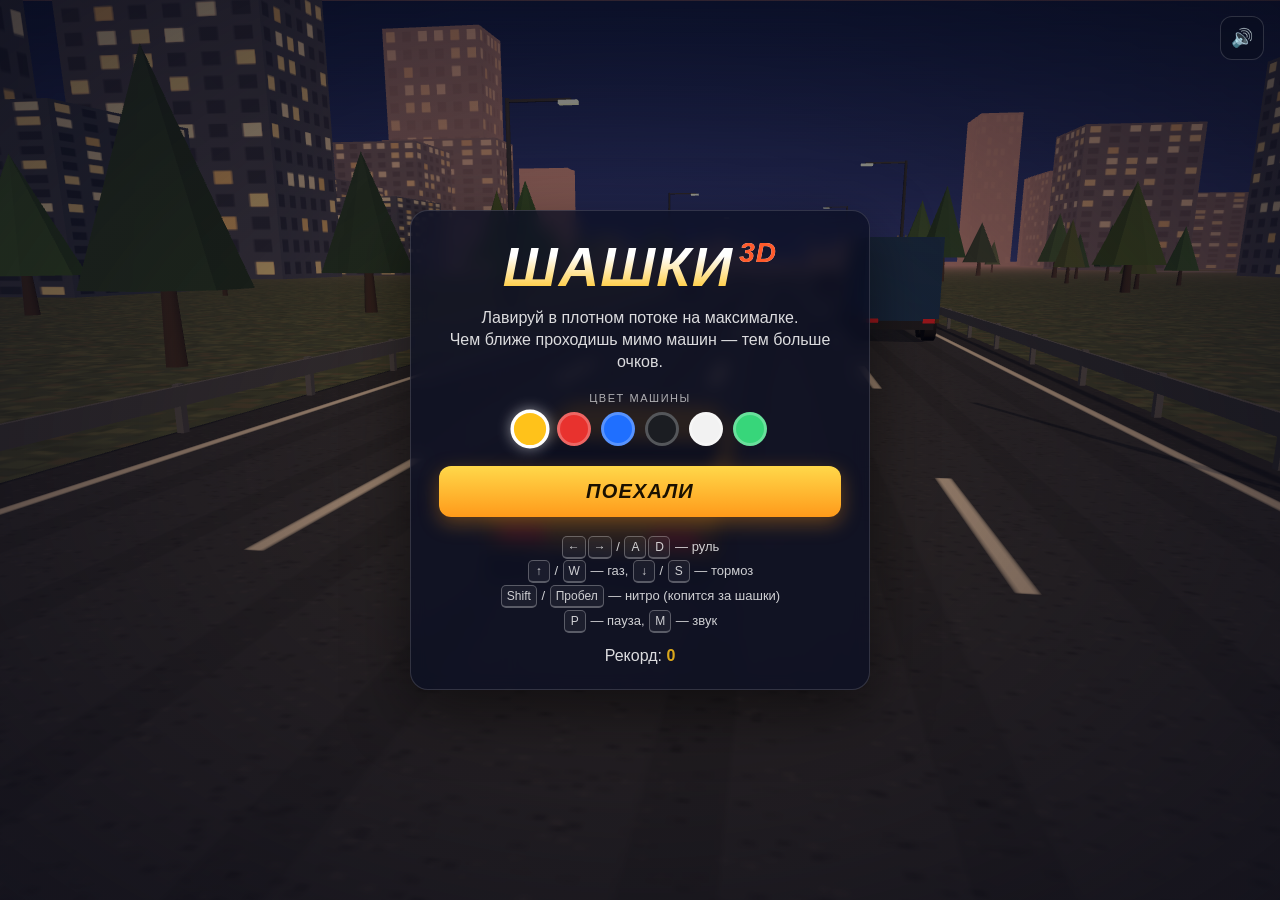
<file: index.html>
<!doctype html>
<html lang="ru">
<head>
  <meta charset="utf-8">
  <meta name="viewport" content="width=device-width, initial-scale=1, maximum-scale=1, user-scalable=no">
  <meta name="theme-color" content="#14204a">
  <title>Шашки 3D — гонки в потоке</title>
  <link rel="icon" href="data:,">
  <link rel="stylesheet" href="game/style.css">
</head>
<body>
  <div id="game"></div>

  <div id="hud" class="hidden">
    <div class="card hud-left">
      <div class="label">Очки</div>
      <div id="score" class="value">0</div>
      <div class="label">Дистанция</div>
      <div id="dist" class="value small">0.0 км</div>
    </div>
    <div class="card hud-right">
      <div class="label">Рекорд</div>
      <div id="best-hud" class="value">0</div>
    </div>
    <div id="combo" class="combo"></div>
    <div class="speedo">
      <div><span id="speed" class="speed">0</span><span class="unit">км/ч</span></div>
      <div class="nitro"><div id="nitro-bar"></div></div>
      <div class="nitro-label">НИТРО <span class="hint">Shift / Пробел</span></div>
    </div>
  </div>

  <div id="popups"></div>

  <div id="menu" class="overlay">
    <div class="panel">
      <h1>ШАШКИ<span>3D</span></h1>
      <p class="tagline">Лавируй в плотном потоке на максималке.<br>Чем ближе проходишь мимо машин — тем больше очков.</p>
      <div class="label">Цвет машины</div>
      <div id="colors" class="colors"></div>
      <button id="start-btn" class="btn">Поехали</button>
      <div class="controls">
        <div><kbd>←</kbd><kbd>→</kbd> / <kbd>A</kbd><kbd>D</kbd> — руль</div>
        <div><kbd>↑</kbd> / <kbd>W</kbd> — газ, <kbd>↓</kbd> / <kbd>S</kbd> — тормоз</div>
        <div><kbd>Shift</kbd> / <kbd>Пробел</kbd> — нитро (копится за шашки)</div>
        <div><kbd>P</kbd> — пауза, <kbd>M</kbd> — звук</div>
      </div>
      <div class="best">Рекорд: <b id="best-menu">0</b></div>
    </div>
  </div>

  <div id="pause" class="overlay hidden">
    <div class="panel">
      <h2>Пауза</h2>
      <button id="resume-btn" class="btn">Продолжить</button>
      <button id="pause-menu-btn" class="btn ghost">В меню</button>
    </div>
  </div>

  <div id="over" class="overlay hidden">
    <div class="panel">
      <h2>Авария!</h2>
      <div id="new-record" class="record hidden">Новый рекорд!</div>
      <div class="stats">
        <div><span>Очки</span><b id="o-score">0</b></div>
        <div><span>Дистанция</span><b id="o-dist">0</b></div>
        <div><span>Макс. скорость</span><b id="o-speed">0</b></div>
        <div><span>Шашек</span><b id="o-near">0</b></div>
        <div><span>Лучшее комбо</span><b id="o-combo">0</b></div>
        <div><span>Рекорд</span><b id="o-best">0</b></div>
      </div>
      <button id="restart-btn" class="btn">Ещё раз</button>
      <button id="over-menu-btn" class="btn ghost">В меню</button>
    </div>
  </div>

  <div id="touch" class="hidden">
    <div class="touch-group">
      <button data-key="left" aria-label="Влево">◀</button>
      <button data-key="right" aria-label="Вправо">▶</button>
    </div>
    <div class="touch-group">
      <button data-key="nitro" class="nitro-btn" aria-label="Нитро">N₂O</button>
      <button data-key="brake" aria-label="Тормоз">■</button>
    </div>
  </div>

  <div class="top-buttons">
    <button id="pause-btn" class="icon-btn hidden" title="Пауза (P)">❚❚</button>
    <button id="mute-btn" class="icon-btn" title="Звук (M)">🔊</button>
  </div>

  <script src="game/vendor/three.min.js"></script>
  <script src="game/game.js"></script>
</body>
</html>
</file>
<file: game/style.css>
* { box-sizing: border-box; margin: 0; padding: 0; }

html, body {
  width: 100%;
  height: 100%;
  overflow: hidden;
  background: #14204a;
  color: #fff;
  font-family: "Segoe UI", Roboto, "Helvetica Neue", Arial, sans-serif;
  user-select: none;
  -webkit-user-select: none;
  touch-action: none;
}

#game, #game canvas { position: fixed; inset: 0; display: block; }

.hidden { display: none !important; }

/* ---------- HUD ---------- */
#hud { position: fixed; inset: 0; pointer-events: none; }

.card {
  position: absolute;
  top: 16px;
  padding: 10px 16px;
  background: rgba(10, 14, 30, 0.55);
  border: 1px solid rgba(255, 255, 255, 0.12);
  border-radius: 12px;
  backdrop-filter: blur(6px);
}
.hud-left { left: 16px; }
.hud-right { right: 120px; text-align: right; }

.label {
  font-size: 11px;
  letter-spacing: 0.14em;
  text-transform: uppercase;
  opacity: 0.65;
}
.value { font-size: 28px; font-weight: 800; font-variant-numeric: tabular-nums; line-height: 1.15; margin-bottom: 4px; }
.value.small { font-size: 18px; margin-bottom: 0; }

.combo {
  position: absolute;
  top: 18px;
  left: 50%;
  transform: translateX(-50%);
  font-size: 26px;
  font-weight: 900;
  font-style: italic;
  color: #ffcf33;
  text-shadow: 0 0 18px rgba(255, 160, 0, 0.7), 0 2px 0 #7a3c00;
  opacity: 0;
  transition: opacity 0.2s;
}
.combo.on { opacity: 1; }

.speedo {
  position: absolute;
  bottom: 22px;
  left: 50%;
  transform: translateX(-50%);
  text-align: center;
  min-width: 220px;
}
.speed {
  font-size: 64px;
  font-weight: 900;
  font-style: italic;
  font-variant-numeric: tabular-nums;
  text-shadow: 0 3px 12px rgba(0, 0, 0, 0.6);
}
.unit { font-size: 18px; font-weight: 700; margin-left: 6px; opacity: 0.8; }
.nitro {
  height: 10px;
  margin: 4px auto 4px;
  width: 220px;
  background: rgba(0, 0, 0, 0.45);
  border: 1px solid rgba(255, 255, 255, 0.2);
  border-radius: 6px;
  overflow: hidden;
}
#nitro-bar {
  height: 100%;
  width: 0;
  background: linear-gradient(90deg, #2bb7ff, #8ef3ff);
  box-shadow: 0 0 12px #3cc8ff;
}
#nitro-bar.active { background: linear-gradient(90deg, #ff6b2b, #ffe35a); box-shadow: 0 0 14px #ff8a3c; }
.nitro-label { font-size: 11px; letter-spacing: 0.2em; opacity: 0.75; }
.nitro-label .hint { letter-spacing: 0.05em; opacity: 0.7; margin-left: 4px; }

/* ---------- popups ---------- */
#popups { position: fixed; left: 0; right: 0; top: 30%; pointer-events: none; text-align: center; }
.popup {
  position: absolute;
  left: 50%;
  transform: translateX(-50%);
  white-space: nowrap;
  animation: pop 1.1s ease-out forwards;
}
.popup b {
  display: block;
  font-size: 34px;
  font-weight: 900;
  font-style: italic;
  color: #fff;
  text-shadow: 0 0 14px rgba(80, 200, 255, 0.9), 0 3px 0 #0b3a66;
}
.popup span { font-size: 22px; font-weight: 800; color: #9ff0ff; }
.popup.hot b { color: #ffe066; text-shadow: 0 0 16px rgba(255, 120, 0, 0.95), 0 3px 0 #7a2b00; font-size: 40px; }
.popup.hot span { color: #ffd27a; }
@keyframes pop {
  0% { opacity: 0; transform: translate(-50%, 20px) scale(0.6); }
  15% { opacity: 1; transform: translate(-50%, 0) scale(1.12); }
  30% { transform: translate(-50%, 0) scale(1); }
  100% { opacity: 0; transform: translate(-50%, -60px) scale(1); }
}

/* ---------- overlays ---------- */
.overlay {
  position: fixed;
  inset: 0;
  display: flex;
  align-items: center;
  justify-content: center;
  background: radial-gradient(ellipse at center, rgba(8, 10, 25, 0.25), rgba(8, 10, 25, 0.75));
  padding: 16px;
}
.panel {
  width: min(460px, 100%);
  padding: 28px 28px 24px;
  text-align: center;
  background: rgba(12, 16, 36, 0.78);
  border: 1px solid rgba(255, 255, 255, 0.14);
  border-radius: 18px;
  box-shadow: 0 20px 60px rgba(0, 0, 0, 0.5);
  backdrop-filter: blur(8px);
  max-height: 100%;
  overflow: auto;
}
h1 {
  font-size: 56px;
  font-weight: 900;
  font-style: italic;
  letter-spacing: 0.02em;
  line-height: 1;
  background: linear-gradient(180deg, #fff 30%, #ffc21a);
  -webkit-background-clip: text;
  background-clip: text;
  color: transparent;
}
h1 span { font-size: 0.5em; margin-left: 6px; color: #ff5a2b; -webkit-text-fill-color: #ff5a2b; vertical-align: top; }
h2 { font-size: 38px; font-weight: 900; font-style: italic; margin-bottom: 12px; }
.tagline { margin: 12px 0 18px; opacity: 0.85; line-height: 1.4; }

.colors { display: flex; gap: 10px; justify-content: center; margin: 8px 0 20px; }
.swatch {
  width: 34px;
  height: 34px;
  border-radius: 50%;
  border: 3px solid rgba(255, 255, 255, 0.25);
  cursor: pointer;
  transition: transform 0.15s, border-color 0.15s;
}
.swatch:hover { transform: scale(1.1); }
.swatch.selected { border-color: #fff; transform: scale(1.15); box-shadow: 0 0 12px rgba(255, 255, 255, 0.5); }

.btn {
  display: block;
  width: 100%;
  margin-top: 10px;
  padding: 14px 18px;
  font: inherit;
  font-size: 20px;
  font-weight: 900;
  font-style: italic;
  text-transform: uppercase;
  letter-spacing: 0.06em;
  color: #1a1000;
  background: linear-gradient(180deg, #ffd84a, #ff9a1a);
  border: 0;
  border-radius: 12px;
  cursor: pointer;
  box-shadow: 0 6px 20px rgba(255, 150, 20, 0.35);
  transition: transform 0.1s, filter 0.1s;
}
.btn:hover { filter: brightness(1.08); }
.btn:active { transform: scale(0.98); }
.btn.ghost { color: #fff; background: rgba(255, 255, 255, 0.08); box-shadow: none; font-size: 16px; }

.controls { margin-top: 18px; font-size: 13px; line-height: 1.9; opacity: 0.8; }
kbd {
  display: inline-block;
  min-width: 22px;
  padding: 0 5px;
  margin: 0 1px;
  font: inherit;
  font-size: 12px;
  line-height: 20px;
  border: 1px solid rgba(255, 255, 255, 0.35);
  border-bottom-width: 2px;
  border-radius: 5px;
  background: rgba(255, 255, 255, 0.06);
}
.best { margin-top: 14px; opacity: 0.85; }
.best b { color: #ffc21a; }

.stats { display: grid; grid-template-columns: 1fr 1fr; gap: 8px; margin: 8px 0 14px; }
.stats div { padding: 8px 10px; border-radius: 10px; background: rgba(255, 255, 255, 0.06); }
.stats span { display: block; font-size: 11px; letter-spacing: 0.1em; text-transform: uppercase; opacity: 0.6; }
.stats b { font-size: 22px; font-variant-numeric: tabular-nums; }
.record { color: #ffc21a; font-weight: 900; font-size: 20px; margin-bottom: 8px; animation: blink 0.8s infinite alternate; }
@keyframes blink { from { opacity: 0.5; } to { opacity: 1; } }

.top-buttons { position: fixed; top: 16px; right: 16px; display: flex; gap: 8px; }
.icon-btn {
  width: 44px;
  height: 44px;
  font-size: 18px;
  color: #fff;
  background: rgba(10, 14, 30, 0.55);
  border: 1px solid rgba(255, 255, 255, 0.15);
  border-radius: 12px;
  cursor: pointer;
}

/* ---------- touch ---------- */
#touch {
  position: fixed;
  left: 0;
  right: 0;
  bottom: 0;
  display: flex;
  justify-content: space-between;
  padding: 0 14px 18px;
  pointer-events: none;
}
.touch-group { display: flex; gap: 12px; pointer-events: auto; }
#touch button {
  width: 74px;
  height: 74px;
  font-size: 26px;
  color: #fff;
  background: rgba(255, 255, 255, 0.12);
  border: 2px solid rgba(255, 255, 255, 0.3);
  border-radius: 50%;
  touch-action: none;
}
#touch button.pressed { background: rgba(255, 255, 255, 0.35); }
#touch .nitro-btn { font-size: 18px; font-weight: 900; color: #8ef3ff; border-color: #3cc8ff; }

@media (max-width: 700px) {
  .hud-right { display: none; }
  .value { font-size: 22px; }
  .speedo { bottom: 110px; }
  .speed { font-size: 46px; }
  .nitro-label .hint { display: none; }
  h1 { font-size: 44px; }
  .controls { display: none; }
}
</file>
